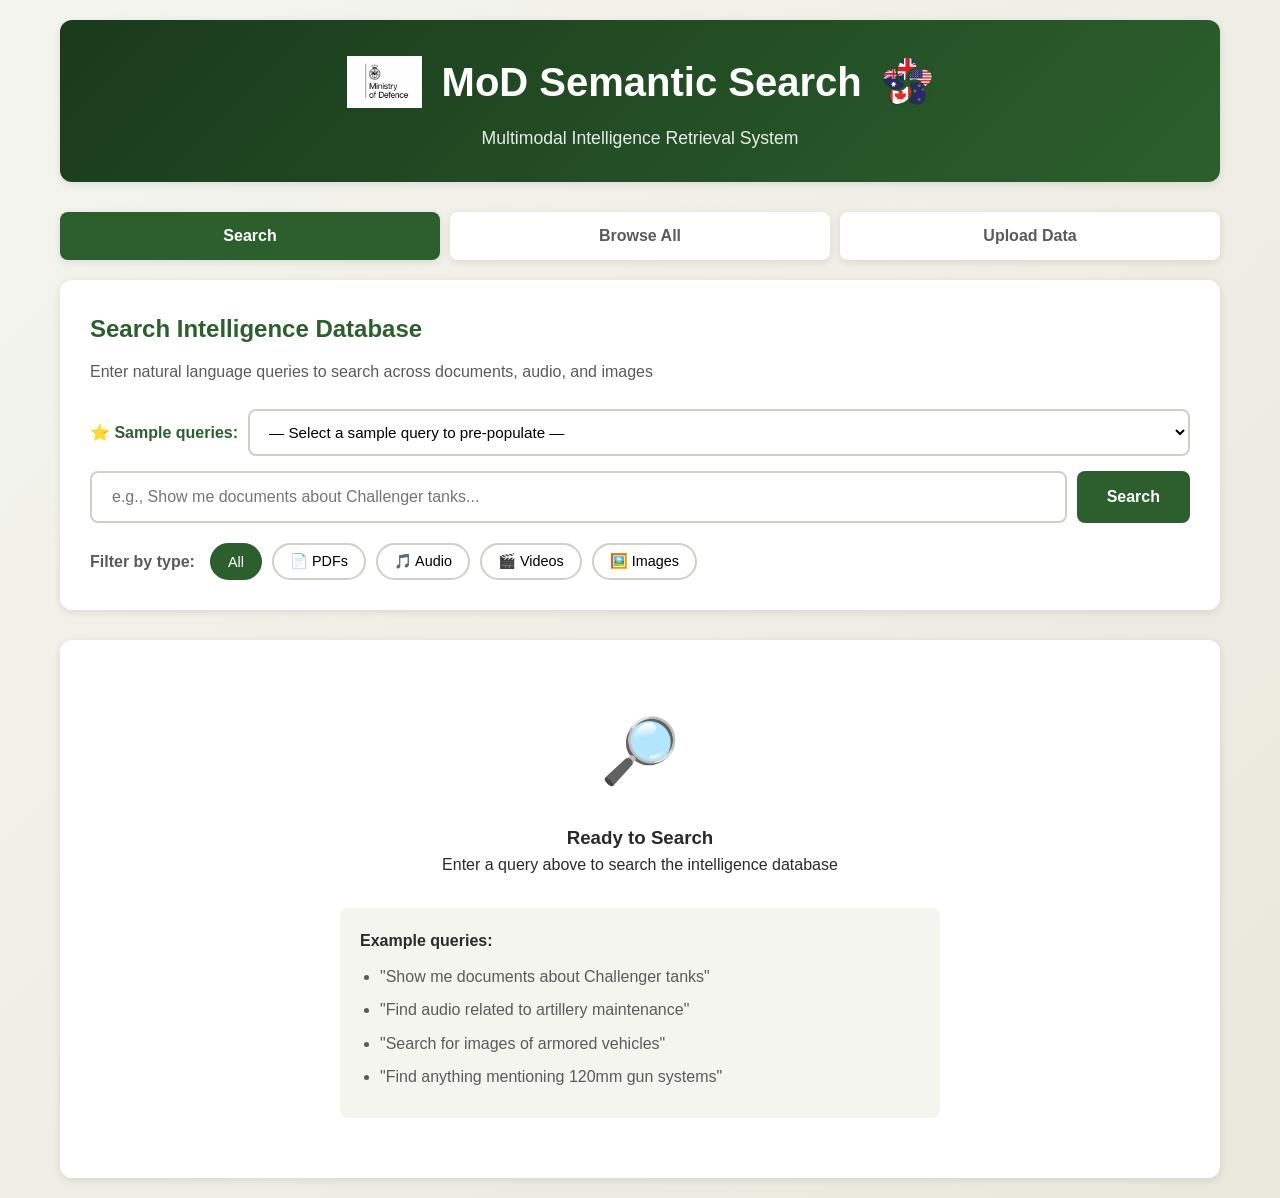
<file: frontend/index.html>
<!DOCTYPE html>
<html lang="en">
<head>
    <meta charset="UTF-8">
    <meta name="viewport" content="width=device-width, initial-scale=1.0">
    <title>MoD Semantic Search</title>
    <link rel="stylesheet" href="styles.css">
</head>
<body>
    <div class="container">
        <header>
            <div class="header-content">
                <div class="header-with-logos">
                    <img src="mod-logo.png" alt="UK Ministry of Defence" class="header-logo mod-logo">
                    <h1>MoD Semantic Search</h1>
                    <img src="5EYES-Rosette.png" alt="Five Eyes" class="header-logo nato-logo">
                </div>
                <p class="subtitle">Multimodal Intelligence Retrieval System</p>
            </div>
        </header>

        <nav class="tabs">
            <button class="tab-btn active" data-tab="search">Search</button>
            <button class="tab-btn" data-tab="browse">Browse All</button>
            <button class="tab-btn" data-tab="upload">Upload Data</button>
        </nav>

        <!-- Search Tab -->
        <div id="search-tab" class="tab-content active">
            <div class="search-panel">
                <div class="search-header">
                    <h2>Search Intelligence Database</h2>
                    <p>Enter natural language queries to search across documents, audio, and images</p>
                </div>

                <div class="demo-queries">
                    <label for="demo-query-select">⭐ Sample queries:</label>
                    <select id="demo-query-select">
                        <option value="">— Select a sample query to pre-populate —</option>
                        <option value="Malloy heavy-lift tactical drone hovering with cargo frame">🚁 Unmanned systems (EN) — Malloy heavy-lift drone</option>
                        <option value="صور الأقمار الصناعية للمنشآت النفطية">🛰️ Arabic — Satellite imagery of oil facilities</option>
                        <option value="Kampfjet auf dem Rollfeld">✈️ German — Fighter jet on the tarmac</option>
                        <option value="Soldat en tenue de camouflage visant avec un fusil d'assaut">🎯 French — Soldier aiming an assault rifle</option>
                        <option value="night convoy resupply operations">🌙 Audio/Video (EN) — Night convoy resupply</option>
                        <option value="эвакуация раненых под огнём">🚑 Russian — Casualty evacuation under fire</option>
                        <option value="Soviet nuclear weapons stockpile estimates and delivery capabilities">📄 PDF (EN) — Soviet nuclear stockpile estimates</option>
                        <option value="vehículo blindado de reconocimiento de caballería">🛡️ Spanish — Cavalry reconnaissance armored vehicle</option>
                        <option value="Royal Navy aircraft carrier F-35 Lightning stealth jets on flight deck">🛥️ Image (EN) — Carrier with F-35 stealth jets</option>
                        <option value="Military helicopter tactical operations">🚁 All modalities — Military helicopter operations</option>
                    </select>
                </div>

                <div class="search-box">
                    <input
                        type="text"
                        id="search-input"
                        placeholder="e.g., Show me documents about Challenger tanks..."
                        autocomplete="off"
                    />
                    <button id="search-btn" class="btn btn-primary">Search</button>
                </div>

                <div class="filters">
                    <label>Filter by type:</label>
                    <div class="filter-buttons">
                        <button class="filter-btn active" data-modality="all">All</button>
                        <button class="filter-btn" data-modality="pdf">📄 PDFs</button>
                        <button class="filter-btn" data-modality="audio">🎵 Audio</button>
                        <button class="filter-btn" data-modality="video">🎬 Videos</button>
                        <button class="filter-btn" data-modality="image">🖼️ Images</button>
                    </div>
                </div>
            </div>

            <div id="results-container">
                <div id="welcome-state" class="state-message">
                    <div class="welcome-icon">🔎</div>
                    <h3>Ready to Search</h3>
                    <p>Enter a query above to search the intelligence database</p>
                    <div class="example-queries">
                        <p><strong>Example queries:</strong></p>
                        <ul>
                            <li>"Show me documents about Challenger tanks"</li>
                            <li>"Find audio related to artillery maintenance"</li>
                            <li>"Search for images of armored vehicles"</li>
                            <li>"Find anything mentioning 120mm gun systems"</li>
                        </ul>
                    </div>
                </div>

                <div id="loading-state" class="state-message hidden">
                    <div class="spinner"></div>
                    <p>Searching...</p>
                </div>

                <div id="error-state" class="state-message error hidden">
                    <div class="error-icon">⚠️</div>
                    <h3>Search Error</h3>
                    <p id="error-message"></p>
                </div>

                <div id="results-list" class="hidden"></div>
            </div>
        </div>

        <!-- Browse Tab -->
        <div id="browse-tab" class="tab-content">
            <div class="browse-panel">
                <div class="browse-header">
                    <h2>Browse All Documents</h2>
                    <p>View all documents in the database</p>
                </div>

                <div class="browse-filters">
                    <label>Filter by type:</label>
                    <div class="filter-buttons">
                        <button class="browse-filter-btn active" data-filter="all">All</button>
                        <button class="browse-filter-btn" data-filter="pdf">📄 PDFs</button>
                        <button class="browse-filter-btn" data-filter="audio">🎵 Audio</button>
                        <button class="browse-filter-btn" data-filter="video">🎬 Videos</button>
                        <button class="browse-filter-btn" data-filter="image">🖼️ Images</button>
                    </div>
                </div>

                <div id="browse-container">
                    <div id="browse-loading" class="state-message hidden">
                        <div class="spinner"></div>
                        <p>Loading documents...</p>
                    </div>

                    <div id="browse-error" class="state-message error hidden">
                        <div class="error-icon">⚠️</div>
                        <h3>Error Loading Documents</h3>
                        <p id="browse-error-message"></p>
                    </div>

                    <div id="browse-list" class="hidden"></div>
                </div>
            </div>
        </div>

        <!-- Upload Tab -->
        <div id="upload-tab" class="tab-content">
            <div class="upload-panel">
                <div class="upload-header">
                    <h2>Upload Intelligence Data</h2>
                    <p>Manually upload and embed documents, audio files, or images</p>
                </div>

                <form id="upload-form">
                    <div class="form-group">
                        <label for="upload-file">File *</label>
                        <input type="file" id="upload-file" required accept=".pdf,.mp3,.wav,.ogg,.jpg,.jpeg,.png,.gif,.mp4,.avi,.mov,.mkv,.webm">
                        <small>Supported: PDF, Audio (MP3, WAV, OGG), Images (JPG, PNG, GIF), Video (MP4, AVI, MOV, MKV, WEBM)</small>
                    </div>

                    <div class="form-group">
                        <label for="upload-title">Title *</label>
                        <input type="text" id="upload-title" required placeholder="Document title">
                    </div>

                    <div class="form-group">
                        <label for="upload-modality">Type *</label>
                        <select id="upload-modality" required>
                            <option value="">Select type...</option>
                            <option value="pdf">PDF Document</option>
                            <option value="audio">Audio File</option>
                            <option value="video">Video File</option>
                            <option value="image">Image</option>
                        </select>
                    </div>

                    <div class="form-group">
                        <label for="upload-tags">Tags</label>
                        <input type="text" id="upload-tags" placeholder="e.g., tanks, maintenance, field-report (comma-separated)">
                    </div>

                    <div class="form-group" id="caption-group" style="display: none;">
                        <label for="upload-caption">Image Caption *</label>
                        <textarea id="upload-caption" rows="3" placeholder="Describe what's in the image..."></textarea>
                    </div>

                    <div class="form-group" id="transcript-group" style="display: none;">
                        <label for="upload-transcript">Audio Transcript (Optional - Auto-transcribes if left empty)</label>
                        <textarea id="upload-transcript" rows="5" placeholder="Leave empty for automatic transcription, or paste transcript here..."></textarea>
                        <small>💡 Tip: Leave empty to automatically transcribe using AI (takes 1-2 minutes)</small>
                    </div>

                    <div class="form-actions">
                        <button type="submit" class="btn btn-primary" id="upload-btn">Upload & Embed</button>
                        <button type="button" class="btn btn-secondary" id="reset-btn">Reset</button>
                    </div>
                </form>

                <div id="upload-status" class="hidden"></div>
            </div>
        </div>
    </div>

    <script src="app.js"></script>
</body>
</html>
</file>
<file: frontend/styles.css>
:root {
    --primary-color: #2c5f2d;
    --primary-dark: #1a3a1b;
    --primary-light: #4a8f4d;
    --accent-color: #8b7355;
    --bg-color: #f5f5f0;
    --card-bg: #ffffff;
    --border-color: #d0d0c8;
    --text-primary: #2a2a2a;
    --text-secondary: #5a5a5a;
    --error-color: #c44536;
    --success-color: #2c5f2d;
    --shadow: 0 2px 8px rgba(0, 0, 0, 0.1);
    --shadow-hover: 0 4px 16px rgba(0, 0, 0, 0.15);
}

* {
    margin: 0;
    padding: 0;
    box-sizing: border-box;
}

body {
    font-family: 'Segoe UI', Tahoma, Geneva, Verdana, sans-serif;
    background: linear-gradient(135deg, #f5f5f0 0%, #e8e8dc 100%);
    color: var(--text-primary);
    line-height: 1.6;
    min-height: 100vh;
}

.container {
    max-width: 1200px;
    margin: 0 auto;
    padding: 20px;
}

header {
    background: linear-gradient(135deg, var(--primary-dark) 0%, var(--primary-color) 100%);
    color: white;
    padding: 30px;
    border-radius: 12px;
    margin-bottom: 30px;
    box-shadow: var(--shadow);
}

.header-with-logos {
    display: flex;
    align-items: center;
    justify-content: center;
    gap: 20px;
    margin-bottom: 10px;
}

.header-logo {
    height: 52px;
    width: auto;
    object-fit: contain;
}

.header-content h1 {
    font-size: 2.5rem;
    margin: 0;
    font-weight: 700;
}

.subtitle {
    font-size: 1.1rem;
    opacity: 0.9;
    font-weight: 300;
    text-align: center;
}

.tabs {
    display: flex;
    gap: 10px;
    margin-bottom: 20px;
}

.tab-btn {
    flex: 1;
    padding: 15px 25px;
    border: none;
    background: var(--card-bg);
    color: var(--text-secondary);
    font-size: 1rem;
    font-weight: 600;
    cursor: pointer;
    border-radius: 8px;
    transition: all 0.3s ease;
    box-shadow: var(--shadow);
}

.tab-btn:hover {
    background: var(--primary-light);
    color: white;
    transform: translateY(-2px);
}

.tab-btn.active {
    background: var(--primary-color);
    color: white;
}

.tab-content {
    display: none;
}

.tab-content.active {
    display: block;
    animation: fadeIn 0.3s ease;
}

@keyframes fadeIn {
    from { opacity: 0; transform: translateY(10px); }
    to { opacity: 1; transform: translateY(0); }
}

.search-panel, .upload-panel {
    background: var(--card-bg);
    padding: 30px;
    border-radius: 12px;
    box-shadow: var(--shadow);
    margin-bottom: 30px;
}

.search-header, .upload-header {
    margin-bottom: 25px;
}

.search-header h2, .upload-header h2 {
    color: var(--primary-color);
    margin-bottom: 10px;
}

.search-header p, .upload-header p {
    color: var(--text-secondary);
}

.demo-queries {
    display: flex;
    align-items: center;
    gap: 10px;
    margin-bottom: 15px;
}

.demo-queries label {
    font-weight: 600;
    white-space: nowrap;
    color: var(--primary-color);
}

#demo-query-select {
    flex: 1;
    padding: 12px 15px;
    font-size: 0.95rem;
    border: 2px solid var(--border-color);
    border-radius: 8px;
    background: white;
    cursor: pointer;
    transition: border-color 0.3s ease;
}

#demo-query-select:focus {
    outline: none;
    border-color: var(--primary-color);
}

.search-box {
    display: flex;
    gap: 10px;
    margin-bottom: 20px;
}

#search-input {
    flex: 1;
    padding: 15px 20px;
    font-size: 1rem;
    border: 2px solid var(--border-color);
    border-radius: 8px;
    transition: border-color 0.3s ease;
}

#search-input:focus {
    outline: none;
    border-color: var(--primary-color);
}

.btn {
    padding: 15px 30px;
    font-size: 1rem;
    font-weight: 600;
    border: none;
    border-radius: 8px;
    cursor: pointer;
    transition: all 0.3s ease;
}

.btn-primary {
    background: var(--primary-color);
    color: white;
}

.btn-primary:hover {
    background: var(--primary-dark);
    transform: translateY(-2px);
    box-shadow: var(--shadow-hover);
}

.btn-secondary {
    background: var(--accent-color);
    color: white;
}

.btn-secondary:hover {
    background: #6f5c46;
}

.btn:disabled {
    opacity: 0.5;
    cursor: not-allowed;
}

.filters {
    display: flex;
    align-items: center;
    gap: 15px;
}

.filters label {
    font-weight: 600;
    color: var(--text-secondary);
}

.filter-buttons {
    display: flex;
    gap: 10px;
}

.filter-btn {
    padding: 8px 16px;
    border: 2px solid var(--border-color);
    background: white;
    border-radius: 20px;
    cursor: pointer;
    transition: all 0.3s ease;
    font-size: 0.9rem;
}

.filter-btn:hover {
    border-color: var(--primary-color);
    background: var(--primary-light);
    color: white;
}

.filter-btn.active {
    background: var(--primary-color);
    color: white;
    border-color: var(--primary-color);
}

#results-container {
    min-height: 300px;
}

.state-message {
    text-align: center;
    padding: 60px 20px;
    background: var(--card-bg);
    border-radius: 12px;
    box-shadow: var(--shadow);
}

.state-message.error {
    background: #fff5f5;
    border: 2px solid var(--error-color);
}

.welcome-icon, .error-icon {
    font-size: 4rem;
    margin-bottom: 20px;
}

.spinner {
    width: 50px;
    height: 50px;
    margin: 0 auto 20px;
    border: 4px solid var(--border-color);
    border-top: 4px solid var(--primary-color);
    border-radius: 50%;
    animation: spin 1s linear infinite;
}

@keyframes spin {
    to { transform: rotate(360deg); }
}

.hidden {
    display: none !important;
}

.example-queries {
    margin-top: 30px;
    text-align: left;
    max-width: 600px;
    margin-left: auto;
    margin-right: auto;
    background: var(--bg-color);
    padding: 20px;
    border-radius: 8px;
}

.example-queries ul {
    margin-top: 10px;
    padding-left: 20px;
}

.example-queries li {
    margin: 8px 0;
    color: var(--text-secondary);
}

#results-list {
    display: flex;
    flex-direction: column;
    gap: 20px;
}

.result-card {
    background: var(--card-bg);
    border: 2px solid var(--border-color);
    border-radius: 12px;
    padding: 25px;
    transition: all 0.3s ease;
    cursor: pointer;
}

.result-card:hover {
    border-color: var(--primary-color);
    box-shadow: var(--shadow-hover);
    transform: translateX(5px);
}

.result-header {
    display: flex;
    justify-content: space-between;
    align-items: flex-start;
    margin-bottom: 15px;
}

.result-title {
    flex: 1;
}

.result-title h3 {
    color: var(--primary-color);
    font-size: 1.3rem;
    margin-bottom: 5px;
}

.result-meta {
    display: flex;
    gap: 15px;
    align-items: center;
    font-size: 0.9rem;
    color: var(--text-secondary);
}

.result-badge {
    display: inline-flex;
    align-items: center;
    gap: 5px;
    padding: 4px 12px;
    background: var(--primary-color);
    color: white;
    border-radius: 15px;
    font-size: 0.85rem;
    font-weight: 600;
}

.result-score {
    font-weight: 600;
    color: var(--accent-color);
}

.result-preview {
    color: var(--text-primary);
    line-height: 1.8;
    margin-bottom: 15px;
}

.result-footer {
    display: flex;
    justify-content: space-between;
    align-items: center;
    padding-top: 15px;
    border-top: 1px solid var(--border-color);
}

.result-tags {
    display: flex;
    gap: 8px;
    flex-wrap: wrap;
}

.tag {
    padding: 4px 10px;
    background: var(--bg-color);
    border-radius: 12px;
    font-size: 0.85rem;
    color: var(--text-secondary);
}

.result-source {
    font-size: 0.85rem;
    color: var(--text-secondary);
}

.result-source .source-link {
    color: var(--primary-color);
    text-decoration: none;
    transition: all 0.2s ease;
    display: inline-flex;
    align-items: center;
    gap: 4px;
}

.result-source .source-link:hover {
    color: var(--primary-dark);
    text-decoration: underline;
}

.result-media {
    margin: 15px 0;
    text-align: center;
    background: var(--bg-color);
    padding: 10px;
    border-radius: 8px;
}

.result-image {
    max-width: 100%;
    max-height: 400px;
    border-radius: 8px;
    box-shadow: 0 2px 8px rgba(0, 0, 0, 0.1);
}

.result-audio {
    width: 100%;
    max-width: 500px;
}

.result-video {
    width: 100%;
    max-height: 400px;
    border-radius: 4px;
}

.file-link {
    display: inline-block;
    padding: 12px 24px;
    background: var(--primary-color);
    color: white;
    text-decoration: none;
    border-radius: 8px;
    font-weight: 600;
    transition: all 0.3s ease;
}

.file-link:hover {
    background: var(--primary-dark);
    transform: translateY(-2px);
    box-shadow: var(--shadow-hover);
}

.audio-match-info {
    background: #e8f4e8;
    border-left: 4px solid var(--primary-color);
    padding: 10px 15px;
    margin-bottom: 10px;
    border-radius: 4px;
}

.audio-match-info strong {
    color: var(--primary-color);
    display: block;
    margin-bottom: 5px;
}

.matched-text {
    font-style: italic;
    color: var(--text-secondary);
    margin: 5px 0 0 0;
}

/* Upload Form Styles */
.form-group {
    margin-bottom: 20px;
}

.form-group label {
    display: block;
    margin-bottom: 8px;
    font-weight: 600;
    color: var(--text-primary);
}

.form-group input[type="text"],
.form-group input[type="file"],
.form-group select,
.form-group textarea {
    width: 100%;
    padding: 12px;
    border: 2px solid var(--border-color);
    border-radius: 8px;
    font-size: 1rem;
    transition: border-color 0.3s ease;
}

.form-group input:focus,
.form-group select:focus,
.form-group textarea:focus {
    outline: none;
    border-color: var(--primary-color);
}

.form-group small {
    display: block;
    margin-top: 5px;
    color: var(--text-secondary);
    font-size: 0.85rem;
}

.form-actions {
    display: flex;
    gap: 15px;
    margin-top: 30px;
}

#upload-status {
    margin-top: 20px;
    padding: 15px;
    border-radius: 8px;
    font-weight: 600;
}

#upload-status.success {
    background: #d4edda;
    color: #155724;
    border: 1px solid #c3e6cb;
}

#upload-status.error {
    background: #f8d7da;
    color: #721c24;
    border: 1px solid #f5c6cb;
}

/* Responsive Design */
@media (max-width: 768px) {
    .header-content h1 {
        font-size: 1.8rem;
    }

    .search-box {
        flex-direction: column;
    }

    .filters {
        flex-direction: column;
        align-items: flex-start;
    }

    .filter-buttons {
        flex-wrap: wrap;
    }

    .result-header {
        flex-direction: column;
        gap: 10px;
    }

    .form-actions {
        flex-direction: column;
    }

    .btn {
        width: 100%;
    }
}

/* Browse Tab Styles */
.browse-panel {
    background: var(--card-bg);
    padding: 30px;
    border-radius: 12px;
    box-shadow: var(--shadow);
}

.browse-header {
    margin-bottom: 30px;
}

.browse-header h2 {
    font-size: 1.8rem;
    color: var(--primary-color);
    margin-bottom: 10px;
}

.browse-header p {
    color: var(--text-secondary);
    font-size: 1rem;
}

.browse-filters {
    margin-bottom: 30px;
    display: flex;
    align-items: center;
    gap: 15px;
}

.browse-filters label {
    font-weight: 600;
    color: var(--text-primary);
}

.browse-filter-btn {
    padding: 10px 20px;
    border: 2px solid var(--border-color);
    background: white;
    color: var(--text-secondary);
    font-size: 0.95rem;
    font-weight: 600;
    cursor: pointer;
    border-radius: 6px;
    transition: all 0.2s ease;
}

.browse-filter-btn:hover {
    border-color: var(--primary-color);
    color: var(--primary-color);
    transform: translateY(-1px);
}

.browse-filter-btn.active {
    background: var(--primary-color);
    color: white;
    border-color: var(--primary-color);
}

#browse-container {
    min-height: 300px;
}

#browse-list {
    display: grid;
    grid-template-columns: repeat(auto-fill, minmax(350px, 1fr));
    gap: 20px;
}

.browse-card {
    background: white;
    border: 1px solid var(--border-color);
    border-radius: 8px;
    padding: 20px;
    transition: all 0.2s ease;
}

.browse-card:hover {
    box-shadow: var(--shadow-hover);
    transform: translateY(-2px);
}

.browse-card-header {
    display: flex;
    justify-content: space-between;
    align-items: flex-start;
    margin-bottom: 15px;
}

.browse-card-title {
    flex: 1;
}

.browse-card-title h3 {
    font-size: 1.2rem;
    color: var(--text-primary);
    margin-bottom: 5px;
}

.browse-card-actions {
    display: flex;
    align-items: center;
    gap: 10px;
}

.browse-card-badge {
    padding: 5px 12px;
    border-radius: 4px;
    font-size: 0.85rem;
    font-weight: 600;
    white-space: nowrap;
}

.delete-btn {
    padding: 6px 10px;
    border: 1px solid var(--error-color);
    background: white;
    color: var(--error-color);
    font-size: 1.2rem;
    cursor: pointer;
    border-radius: 4px;
    transition: all 0.2s ease;
    line-height: 1;
}

.delete-btn:hover {
    background: var(--error-color);
    color: white;
    transform: scale(1.1);
}

.browse-card {
    transition: opacity 0.3s ease, transform 0.3s ease;
}

.browse-card-content {
    margin-bottom: 15px;
}

.browse-card-preview {
    color: var(--text-secondary);
    font-size: 0.95rem;
    line-height: 1.5;
    max-height: 60px;
    overflow: hidden;
    text-overflow: ellipsis;
    display: -webkit-box;
    -webkit-line-clamp: 3;
    -webkit-box-orient: vertical;
}

.browse-card-footer {
    border-top: 1px solid var(--border-color);
    padding-top: 15px;
}

.browse-card-tags {
    display: flex;
    flex-wrap: wrap;
    gap: 6px;
    margin-bottom: 10px;
}

.browse-card-source {
    color: var(--text-secondary);
    font-size: 0.85rem;
    display: flex;
    align-items: center;
    gap: 5px;
}

.browse-empty {
    text-align: center;
    padding: 60px 20px;
    color: var(--text-secondary);
}

.browse-empty h3 {
    font-size: 1.5rem;
    margin-bottom: 10px;
    color: var(--text-primary);
}

/* Search Info Tile */
.search-info-tile {
    display: flex;
    align-items: center;
    gap: 15px;
    background: linear-gradient(135deg, #e3f2fd 0%, #f0f7ff 100%);
    border-left: 4px solid #2196f3;
    padding: 15px 20px;
    margin-bottom: 20px;
    border-radius: 8px;
    box-shadow: 0 2px 4px rgba(0, 0, 0, 0.05);
}

.search-info-icon {
    font-size: 1.5rem;
    flex-shrink: 0;
}

.search-info-text {
    color: #1565c0;
    font-size: 0.95rem;
    line-height: 1.5;
}

/* Search Trail Tile */
.search-trail {
    background: linear-gradient(135deg, #f8faf8 0%, #eef5ee 100%);
    border: 1px solid var(--border-color);
    border-left: 4px solid var(--primary-color);
    border-radius: 8px;
    padding: 16px 20px;
    margin-bottom: 20px;
    box-shadow: 0 2px 4px rgba(0, 0, 0, 0.05);
}

.search-trail-header {
    display: flex;
    align-items: center;
    justify-content: space-between;
    cursor: pointer;
    user-select: none;
}

.search-trail-title {
    font-size: 0.9rem;
    font-weight: 600;
    color: var(--primary-dark);
    display: flex;
    align-items: center;
    gap: 8px;
}

.search-trail-toggle {
    font-size: 0.8rem;
    color: var(--text-secondary);
    transition: transform 0.2s ease;
}

.search-trail-toggle.collapsed {
    transform: rotate(-90deg);
}

.search-trail-steps {
    display: flex;
    align-items: stretch;
    gap: 0;
    margin-top: 14px;
    padding: 0;
    overflow-x: auto;
}

.search-trail-step {
    flex: 1;
    display: flex;
    flex-direction: column;
    align-items: center;
    text-align: center;
    position: relative;
    min-width: 140px;
    padding: 0 10px;
}

.search-trail-step:not(:last-child)::after {
    content: '';
    position: absolute;
    top: 18px;
    right: -2px;
    width: calc(100% - 50px);
    height: 2px;
    background: var(--primary-light);
    transform: translateX(50%);
    opacity: 0.5;
}

.trail-step-icon {
    width: 36px;
    height: 36px;
    border-radius: 50%;
    background: var(--primary-color);
    color: white;
    display: flex;
    align-items: center;
    justify-content: center;
    font-size: 0.85rem;
    font-weight: 700;
    margin-bottom: 8px;
    position: relative;
    z-index: 1;
}

.trail-step-label {
    font-size: 0.75rem;
    font-weight: 600;
    color: var(--primary-dark);
    text-transform: uppercase;
    letter-spacing: 0.5px;
    margin-bottom: 4px;
}

.trail-step-detail {
    font-size: 0.8rem;
    color: var(--text-secondary);
    line-height: 1.4;
    max-width: 200px;
}

.search-trail-steps.hidden {
    display: none;
}

/* PDF Page Finder Styles */
.find-pages-btn {
    display: inline-block;
    margin-left: 10px;
    padding: 10px 20px;
    background: #4CAF50;
    color: white;
    border: none;
    border-radius: 6px;
    font-weight: 600;
    cursor: pointer;
    transition: all 0.3s ease;
}

.find-pages-btn:hover:not(:disabled) {
    background: #45a049;
    transform: translateY(-2px);
}

.find-pages-btn:disabled {
    opacity: 0.6;
    cursor: not-allowed;
}

.pdf-pages-container {
    margin-top: 15px;
    text-align: left;
}

.pdf-pages-result {
    background: #f8f9fa;
    border: 1px solid #dee2e6;
    border-radius: 8px;
    padding: 15px;
}

.pdf-pages-result strong {
    display: block;
    margin-bottom: 10px;
    color: #495057;
}

.pages-list {
    list-style: none;
    padding: 0;
    margin: 0;
}

.page-match {
    background: white;
    border: 1px solid #e0e0e0;
    border-radius: 6px;
    padding: 10px;
    margin-bottom: 8px;
    transition: all 0.2s ease;
}

.page-match:hover {
    border-color: var(--primary-color);
    box-shadow: 0 4px 12px rgba(0, 0, 0, 0.15);
    transform: translateY(-2px);
    background: #f0f7ff;
}

.page-hint {
    font-size: 0.85rem;
    color: #666;
    font-style: italic;
    margin-left: 10px;
}

.page-link {
    display: inline-block;
    font-weight: 600;
    color: var(--primary-color);
    text-decoration: none;
    margin-bottom: 5px;
}

.page-link:hover {
    text-decoration: underline;
}

.page-excerpt {
    font-size: 0.9rem;
    color: #666;
    line-height: 1.5;
    margin-top: 5px;
    padding: 8px;
    background: #f8f9fa;
    border-radius: 4px;
}

.pdf-pages-result.error {
    background: #fff3cd;
    border-color: #ffc107;
    color: #856404;
}

/* Page header in PDF results */
.page-header {
    display: flex;
    justify-content: space-between;
    align-items: center;
    margin-bottom: 8px;
}

.page-header strong {
    color: #333;
    font-size: 1rem;
}

.page-info {
    font-size: 0.85rem;
    color: #666;
    font-style: italic;
    margin-top: 5px;
    padding: 5px 8px;
    background: #fff8dc;
    border-radius: 4px;
}
</file>
